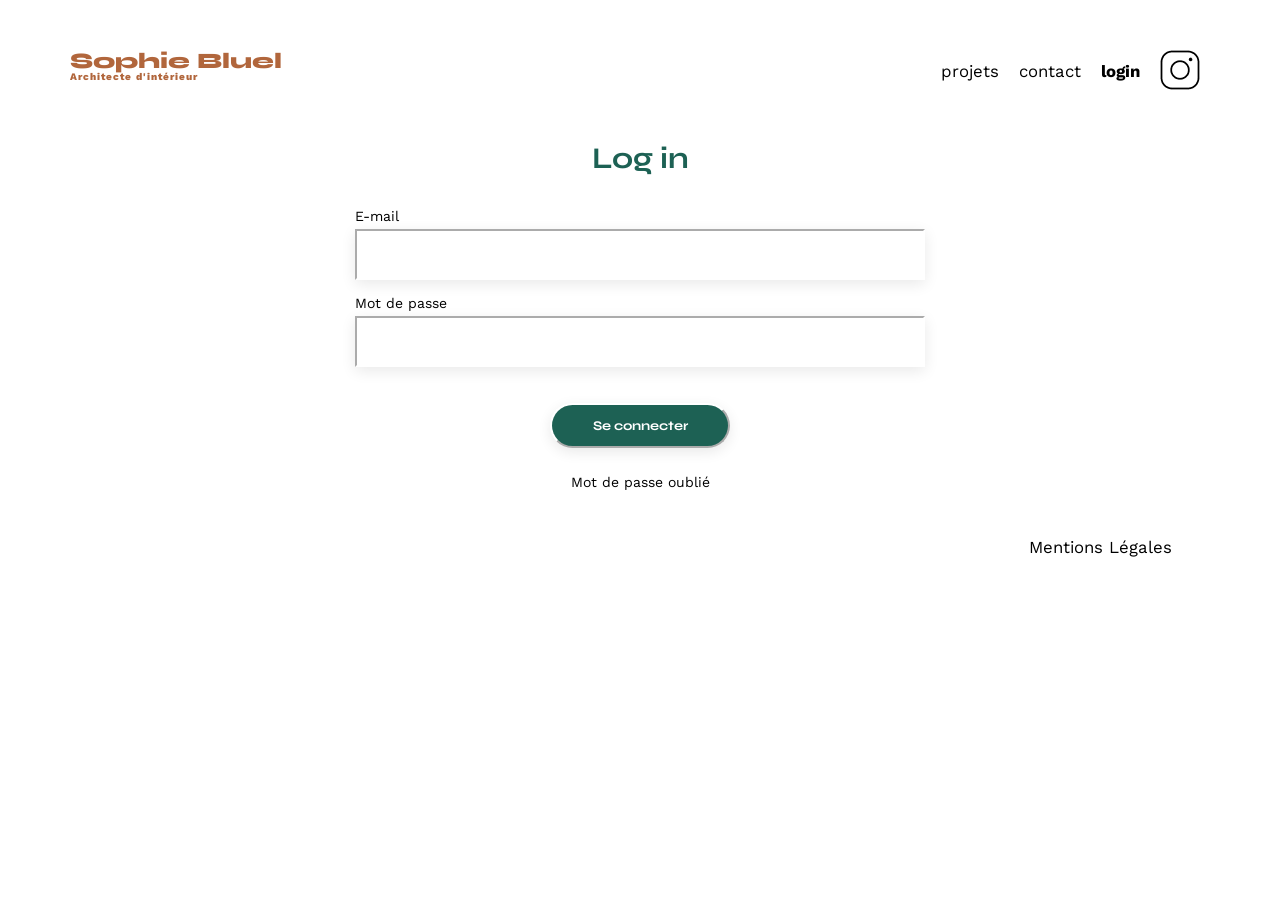
<file: FrontEnd/login.html>
<!DOCTYPE html>
<html lang="fr">
<head>
	<meta charset="UTF-8">
	<title>Sophie Bluel - Architecte d'intérieur</title>
	<meta name="viewport" content="width=device-width, initial-scale=1.0">
	<link rel="preconnect" href="https://fonts.googleapis.com">
	<link rel="preconnect" href="https://fonts.gstatic.com" crossorigin>
	<link href="https://fonts.googleapis.com/css2?family=Syne:wght@700;800&family=Work+Sans&display=swap" rel="stylesheet">
	<meta name="description" content="">
	<link rel="stylesheet" href="./assets/style.css">
</head>
<body>
<header>
	<h1>Sophie Bluel <span>Architecte d'intérieur</span></h1>
	<nav>
		<ul>
			<li><a href="index.html">projets</a></li>
			<li>contact</li>
			<li id="loginstrong">login</li>
			<li><img src="./assets/icons/instagram.png" alt="Instagram"></li>
		</ul>
	</nav>
</header>
<main>
	<section id="login">
		<h2>Log in</h2>
        <div class="formulaire">
            <form>
                <label for="email">E-mail</label>
                <input type="email" id="email" name="email" required>
                <label for="password">Mot de passe</label>
                <input type="password" id="password" name="password" required>
                <input type="submit" value="Se connecter">
            </form>
            <p><a>Mot de passe oublié</a></p>
        </div>
	</section>
</main>

<footer>
	<nav>
		<ul>
			<li>Mentions Légales</li>
		</ul>
	</nav>
</footer>
</body>
<script type="module" src="./assets/scriptsLogin.js"></script>
</html>
</file>
<file: FrontEnd/assets/style.css>
/* http://meyerweb.com/eric/tools/css/reset/
   v2.0 | 20110126
   License: none (public domain)
*/

html,
body,
div,
span,
applet,
object,
iframe,
h1,
h2,
h3,
h4,
h5,
h6,
p,
blockquote,
pre,
a,
abbr,
acronym,
address,
big,
cite,
code,
del,
dfn,
em,
img,
ins,
kbd,
q,
s,
samp,
small,
strike,
strong,
sub,
sup,
tt,
var,
b,
u,
i,
center,
dl,
dt,
dd,
ol,
ul,
li,
fieldset,
form,
label,
legend,
table,
caption,
tbody,
tfoot,
thead,
tr,
th,
td,
article,
aside,
canvas,
details,
embed,
figure,
figcaption,
footer,
header,
hgroup,
menu,
nav,
output,
ruby,
section,
summary,
time,
mark,
audio,
video {
  margin: 0;
  padding: 0;
  border: 0;
  font-size: 100%;
  font: inherit;
  vertical-align: baseline;
}
/* HTML5 display-role reset for older browsers */
article,
aside,
details,
figcaption,
figure,
footer,
header,
hgroup,
menu,
nav,
section {
  display: block;
}
body {
  line-height: 1;
}
ol,
ul {
  list-style: none;
}
blockquote,
q {
  quotes: none;
}
blockquote:before,
blockquote:after,
q:before,
q:after {
  content: "";
  content: none;
}
table {
  border-collapse: collapse;
  border-spacing: 0;
}
/** end reset css**/

.editionBar {
  display: none;
  flex-direction: row;
  justify-content: center;
  align-items: center;
  width: 100%;
  height: 60px;
  background-color: black;
  color: #ffffff;
  z-index: 3;
}

.editionBar h3 {
  z-index: 3;
}

.editionBar i {
  padding: 0px 10px;
}

#bodyShadow {
  display: none;
  position: fixed;
  background-color: black;
  top: 0px;
  left: 0px;
  right: 0px;
  bottom: 0px;
  opacity: 0.3;
  z-index: 2;
}

body {
  max-width: 1140px;
  margin: auto;
  font-family: "Work Sans";
  font-size: 14px;
  z-index: 1;
}

header {
  display: flex;
  justify-content: space-between;
  margin: 50px 0;
}
section {
  margin: 50px 0;
}

h1 {
  display: flex;
  flex-direction: column;
  font-family: "Syne";
  font-size: 22px;
  font-weight: 800;
  color: #b1663c;
}

h1 > span {
  font-family: "Work Sans";
  font-size: 10px;
  letter-spacing: 0.1em;
}

h2 {
  font-family: "Syne";
  font-weight: 700;
  font-size: 30px;
  color: #1d6154;
}
nav ul {
  display: flex;
  align-items: center;
  list-style-type: none;
}
nav li {
  padding: 0 10px;
  font-size: 1.2em;
}

li:hover {
  color: #b1663c;
}

li a {
  color: black;
  text-decoration: none;
}

#logout {
  display: none;
}

li a:hover {
  color: #b1663c;
}

#loginstrong {
  font-weight: bold;
}

.formulaire p {
  color: black;
}

#introduction {
  display: flex;
  align-items: center;
}
#introduction figure {
  flex: 1;
}
#introduction img {
  display: block;
  margin: auto;
  width: 80%;
}

#introduction article {
  flex: 1;
}
#introduction h2 {
  margin-bottom: 1em;
}

#introduction p {
  margin-bottom: 0.5em;
}

#modale {
  display: none;
  flex-direction: column;
  background-color: white;
  position: absolute;
  border-radius: 10px;
  height: 680px;
  width: 630px;
  left: 20%;
  right: 20%;
  z-index: 4;
  align-items: center;
}

#modaleButtons {
  display: flex;
  flex-direction: row;
  justify-content: space-between;
  width: 90%;
  margin-top: 30px;
  margin-bottom: 20px;
  margin-left: 20px;
  margin-right: 20px;
}

#modaleButtons i {
  font-size: larger;
}

#modaleLeftArrow {
  color: #ffffff;
}

#modaleGallery {
  display: flex;
  flex-direction: column;
  justify-content: space-between;
  align-items: center;
  width: 420px;
}

#modaleGallery h2 {
  font-family: "Work Sans";
  font-weight: 400;
  font-size: 26px;
  color: black;
  margin-bottom: 20px;
}

#modaleGallery button {
  font-family: "Syne";
  font-weight: 700;
  color: white;
  border-width: 0px;
  background-color: #1d6154;
  text-align: center;
  border-radius: 60px;
  width : 237px;
  height : 36px;
}

#modaleWorksGrid {
  display: grid;
  grid-template-columns: 76px 76px 76px 76px 76px;
  grid-template-rows: 100px 100px 100px;
  gap: 30px 10px;
  width: 100%;
  height: 430px;
  border-style: solid;
  border-width: 0 0 0.5px 0;
  border-color: #b3b3b3;
  margin-top: 20px;
  margin-bottom: 30px;
}

#modaleWorksGrid figure {
  position: relative;
}

#modaleWorksGrid img {
  width: 100%;
  height: 100%;
}

#modaleWorksGrid i {
  position: absolute;
  background-color: black;
  color: #ffffff;
  border: 5px black solid;
  border-radius: 5px;
  top: 5px;
  right: 5px;
}

#modaleAddNew {
  display: none;
  width: 100%;
}

#modaleAddNew form {
  display: flex;
  flex-direction: column;
  width: 100%;
  border-style: solid;
  border-width: 0 0 0.5px 0;
  border-color: #b3b3b3;
  padding-bottom: 20px;
  margin-bottom: 40px;
}

#modaleAddNew label {
  font-family: "Work Sans";
  font-weight: 500;
  font-size: 14px;
  color: #3d3d3d;
  margin: 10px 0px;
}

#modaleAddNew input,
#modaleAddNew select {
  width: 100%;
  height: 51px;
  box-sizing: content-box;
  margin-bottom: 20px;
  background-color: #ffffff;
  border-color: #ffffff;
  box-shadow: 0px 4px 14px rgba(0, 0, 0, 0.09);
}

#labelImage {
  display: flex;
  flex-direction: column;
  justify-content: space-evenly;
  align-items: center;
  width: 100%;
  height: 170px;
  background-color: #E8F1F6;
}

#labelImage div {
  display: flex;
  flex-direction: column;
  justify-content: center;
  align-items: center;
  border-radius: 60px;
  width: 173px;
  height: 36px;
  background-color: #CBD6DC;
  border-style: none;
  
}

#labelImage h3 {
  color: #306685;
  font-family: "Syne";
  font-weight: 500;
  font-size: 14px;
}

#labelImage p {
  font-weight: 400;
  font-size: 10px;
}

#picturePreview {
  display: none;
  height: 170px;
}

#image {
  display: none;
}

#validateButton {
  display: none;
}

.projects {
  display: flex;
  flex-direction: row;
  justify-content: center;
  align-items: center;
  margin-bottom: 50px;
}

.projects h3 {
  display: none;
  padding: 0px 10px;
}

.projects i {
  padding: 0px 10px;
}

#login h2 {
  text-align: center;
  margin-bottom: 1em;
}

.categories {
  display: flex;
  justify-content: center;
  width: 100%;
  text-align: center;
}

.categories button {
  font-family: "Syne";
  font-weight: 700;
  padding: 8px 20px;
  margin: 0 5px;
  text-align: center;
  border-radius: 60px;
  border-color: #1d6154;
}

.buttonCategorieUnselected {
  color: #1d6154;
  background-color: white;
}

.buttonCategorieSelected {
  color: white;
  background-color: #1d6154;
}

.gallery {
  width: 100%;
  display: grid;
  grid-template-columns: 1fr 1fr 1fr;
  grid-column-gap: 20px;
  grid-row-gap: 20px;
  margin-top: 50px;
}

.gallery img {
  width: 100%;
}
#contact {
  width: 50%;
  margin: auto;
}
#contact > * {
  text-align: center;
}
#contact h2 {
  margin-bottom: 20px;
}
#contact form {
  text-align: left;
  margin-top: 30px;
  display: flex;
  flex-direction: column;
}

#contact input {
  height: 50px;
  font-size: 1.2em;
  border: none;
  box-shadow: 0px 4px 14px rgba(0, 0, 0, 0.09);
}
#contact label {
  margin: 2em 0 1em 0;
}
#contact textarea {
  border: none;
  box-shadow: 0px 4px 14px rgba(0, 0, 0, 0.09);
}

input[type="submit"] {
  font-family: "Syne";
  font-weight: 700;
  color: white;
  background-color: #1d6154;
  margin: 2em auto;
  width: 180px;
  text-align: center;
  border-radius: 60px;
}

.formulaire {
  display: flex;
  flex-direction: column;
  align-items: center;
}

.formulaire form {
  width: 50%;
  display: flex;
  flex-direction: column;
}

form label {
  margin: 6px 0px;
}

form input {
  height: 45px;
  border-radius: 0px;
  border-color: #ffffff;
  box-shadow: 0px 4px 14px rgba(0, 0, 0, 0.09);
  margin-bottom: 10px;
}

footer nav ul {
  display: flex;
  justify-content: flex-end;
  margin: 2em;
}
</file>
